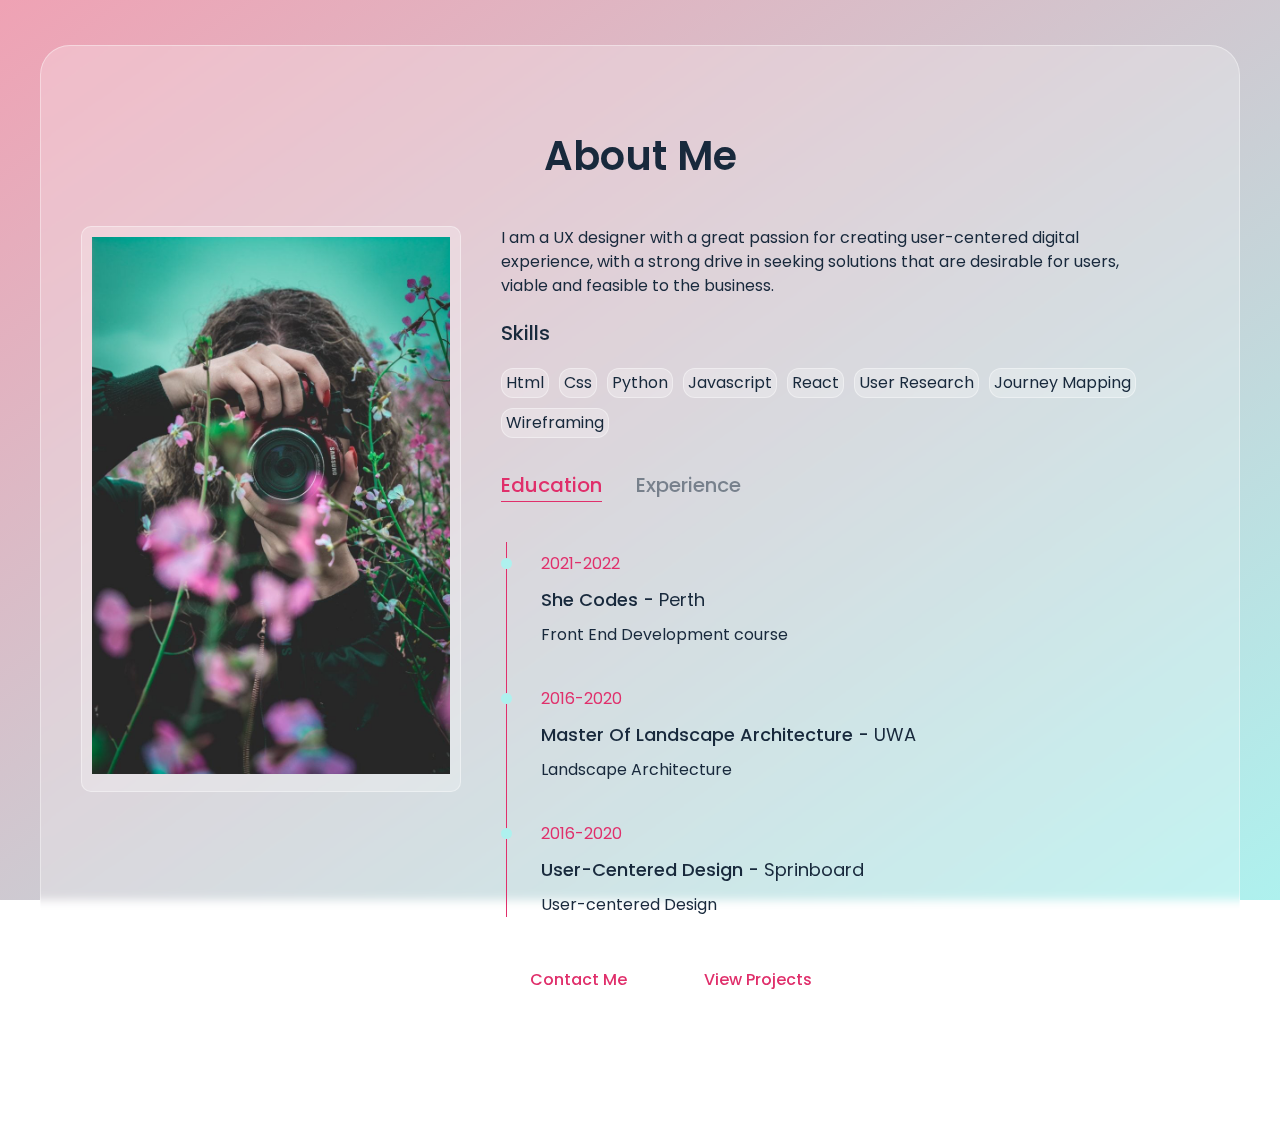
<file: about_me.html>
<!doctype html>

<html lang="en">
    <head>
        <meta charset="utf-8">
        <title>Olivia Website</title>
        <meta name="description" content="Olivia Website">
        <meta name="author" content="Olivia">
        <link rel="stylesheet" href="style.css">
    </head>
    <body>
        <div class="main">
                    <!-- About section start -->
            <section class="about-section sec-padding">
                <div class="container">
                    <div class="row">
                        <div class="section-title">
                            <h2>about me</h2>
                        </div>
                    </div>

                    <div class="row">
                        <div class="about-img">
                            <div class="img-box">
                                <img src="image/taking photos.jpeg" alt="about me">
                            </div>
                        </div>
                        <div class="about-text">
                            <p>I am a UX designer with a great passion for creating user-centered digital experience, with a strong drive in seeking solutions that are desirable for users, viable and feasible to the business. 
                             </p>
                            <h3>skills</h3>
                            <div class="skills">
                                <div class="skill-item">html</div>
                                <div class="skill-item">css</div>
                                <div class="skill-item">python</div>
                                <div class="skill-item">javascript</div>
                                <div class="skill-item">react</div>
                                <div class="skill-item">User research</div>
                                <div class="skill-item">Journey mapping</div>
                                <div class="skill-item">Wireframing</div>
                    
                            </div>
                            
                            <div class="about-tabs">
                                <button type="button" class="tab-item active" data-target="#education">education</button>
                                <button type="button" class="tab-item" data-target="#experience">experience</button>
                            </div>

                            <!-- education start -->
                            <div class="tab-content active" id="education">
                                <div class="timeline">
                                    <div class="timeline-item">
                                        <span class="date">2021-2022</span>
                                        <h4>She Codes - <span>Perth</span></h4>
                                        <p>Front End Development course</p>
                                    </div>
                                    <div class="timeline-item">
                                        <span class="date">2016-2020</span>
                                        <h4>Master of Landscape Architecture - <span>UWA</span></h4>
                                        <p>Landscape Architecture</p>
                                    </div>
                                    <div class="timeline-item">
                                        <span class="date">2016-2020</span>
                                        <h4>User-centered Design - <span>Sprinboard</span></h4>
                                        <p>User-centered Design</p>
                                    </div>
                                </div>
                            </div>

                            <!-- education end -->


                            <!-- Experience start -->


                            <tab class="tab-content" active id="experience">
                                <div class="timeline">
                                    <div class="timeline-item">
                                        <span class="date">2020-Present</span>
                                        <h4>UX Designer - <span>AFG</span></h4>
                                        <p>Design wireframes for new and existing product features</p>
                                    </div>
                                    
                                    <div class="timeline-item">
                                        <span class="date">2019-2020</span>
                                        <h4>UX Researcher & Designer - <span>Isobar</span></h4>
                                        <p>Creating low-fi wireframe and user flow</p>

                                    </div>
                                
                                    <div class="timeline-item">
                                        <span class="date">2017-2019</span>
                                        <h4>Content writer - <span>Lazada</span></h4>
                                        <p>Writing high-engagement content that reflects brand’s
                                            voice</p>
                                    </div>
                                    

                                </div>
                            </tab>
                                
                            <!-- Experience end -->

                            <a href="contact.html" class="btn" target="_blank">Contact me</a>
                            <a href="https://github.com/oliviaosi?tab=repositories" class="btn" target="_blank">View projects</a>


                        </div>
                    </div>

                </div>
            </section>



        </div>
        <script src="script.js"></script>

    </body>
</file>
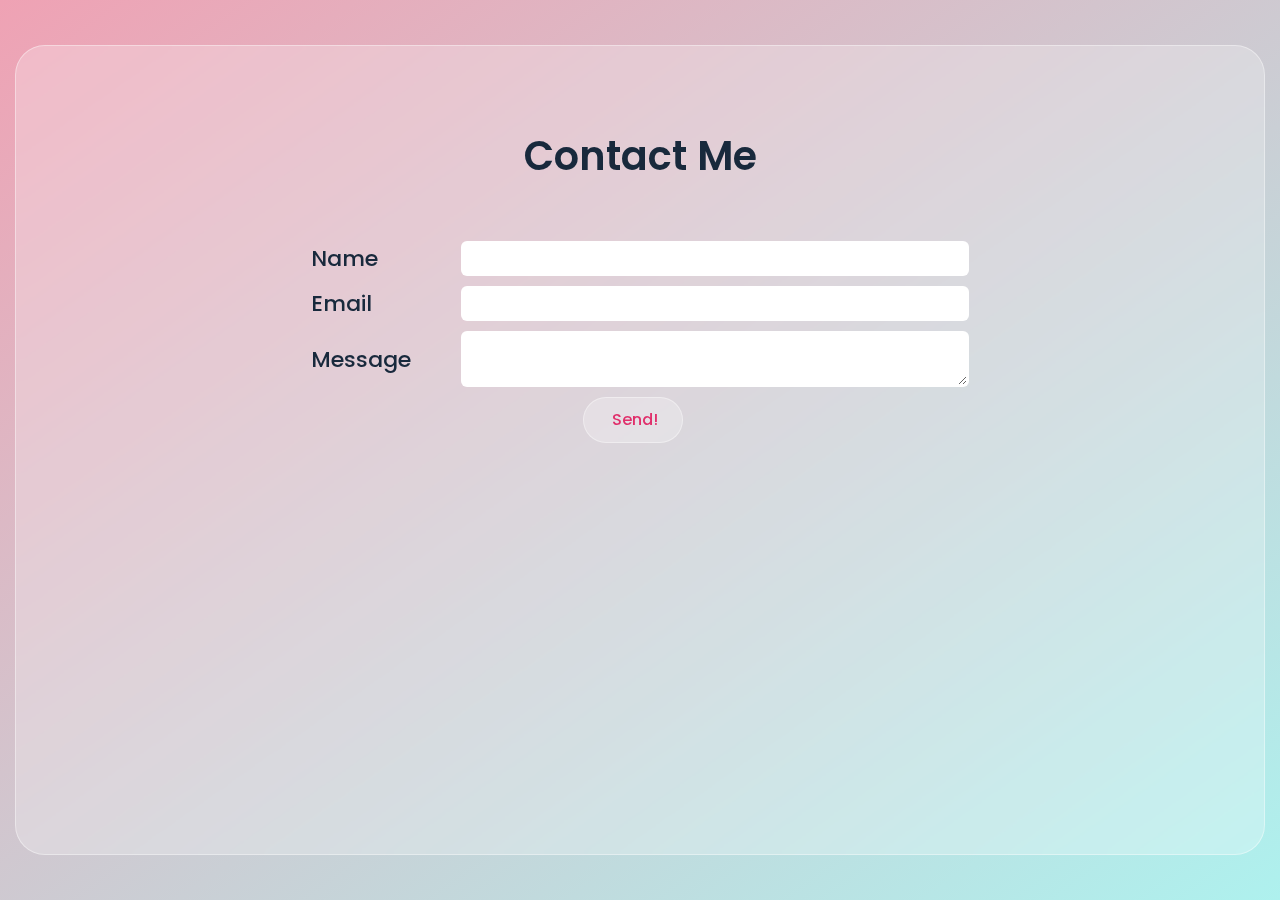
<file: contact.html>
<!doctype html>

<html lang="en">
    <head>
        <meta charset="utf-8">
        <title>Contact me</title>
        <meta name="contact" content="contact">
        <meta name="author" content="Olivia">
        <link rel="stylesheet" href="style.css">
    </head>

    <body>
                <!-- contact section start-->
                <section class="contact-section sec-padding">
                    <div class="container">
                        <div class="row">
                            <div class="section-title">
                                <h2>Contact me</h2>
                                <form action="https://formspree.io/f/xvolzzjj" method="post">
        
                                    <div class="form-item">
                                        <label for="name">Name</label>
                                        <input type="text" id="name" name="name">
                                    </div>
                        
                                    <div class="form-item">
                                        <label for="mail">Email</label>
                                        <input type="email" id="mail" name="email">
                                    </div>
                        
                                    <div class="form-item">
                                        <label for="message">Message</label>
                                        <textarea id="message" name="message"></textarea>
                                    </div>
                        
                                    <div class="form-item">
                                        <button type="submit" class="btn">Send!</button>
                                        
                                    </div>
                                   
                                </form>
                            </div>
                        </div>
                    </div>
                </section>
                <!-- contact section ends-->


    <script src="script.js"></script>
    </body>


</html>
</file>
<file: style.css>
/* fonts */

@import url('https://fonts.googleapis.com/css2?family=Open+Sans:ital,wght@0,300;0,400;0,500;1,300;1,500&family=Poppins:ital,wght@0,300;0,400;0,500;0,600;0,700;1,300;1,400;1,500;1,600&display=swap');

/* Variables */
:root{
    --main-color: #e02f6b;
    --blue:#0000ff;
    --blue-dark:#18293c;
    --orang:#ffa500;
    --pink-light:#efa2b4;
    --cyan-light:#aef1ee;
    --white:#ffffff;
    --white-alpha-40:rgba(255,255,255,0.40);
    --white-alpha-25:rgba(255,255,255,0.25);
    --backdrop-filter-blur:blur(5px);
}

/* global setting */
* {
    box-sizing: border-box;
    padding: 0;
    margin: 0;
    outline: none;
    
  }
  ::before,
  ::after{
    box-sizing: border-box;
  }
  body{
      min-height: 100vh;
      background-image: linear-gradient(to bottom right, var(--pink-light),var(--cyan-light));
      background-attachment: fixed;
      font-size: 16px;
      font-family: 'Poppins', sans-serif;
      color:var(--blue-dark);
      line-height: 1.5;
      overflow-x: hidden;
      -webkit-tap-highlight-color: transparent;
      padding: 5vh 15px;
    }
body::before{
    content: '';
    position: fixed;
    left: 0;
    top: 0;
    height: 100%;
    width: 100%;
    background-color: var(--green-yellow);
    z-index:-1;
    opacity: 0.12;
}
a{
    text-decoration: none;
}
h1,h2{
    font-weight: 600;
}
h3,h4,h5,h6{
    font-weight: 500;
}

section{
    /* display: flex; */
    background-color: var(--white-alpha-25);
    border:1px solid var(--white-alpha-40);
    min-height: 90vh;
    border-radius: 30px;
    backdrop-filter: var(--backdrop-filter-blur);

}
.main{
    max-width: 1200px;
    margin: auto;
}
.container{
    /* background-color: red; */
    
    padding: 0px 40px;
    width: 100%;
}
.row{
    display: flex;
    flex-wrap: wrap;
}
.align-items-center{
    align-items: center;
}

/* .hidden{
    display: none !important;

} */
.sec-padding{
    padding: 80px 0;
}
/* section title */
.section-title{
    padding:0 15px;
    width: 100%;
    text-align: center;
}

.section-title h2{
    font-size: 40px;
    text-transform: capitalize;
    margin-bottom: 40px;
}

/* customer scrollbar */
::-webkit-scrollbar{
    width: 5px;
}
::-webkit-scrollbar-track{
    background-color: var(--white);

}

::-webkit-slider-thumb{
    background-color: var(--main-color);
}

/* buttons */
button{
    font-family: inherit;
    user-select: none;
}
.btn{
    line-height: 1.5;
    background-color: var(--white-alpha-25);
    border: 1px solid var(--white-alpha-40);
    padding: 10px 28px;
    display: inline-block;
    border-radius: 30px;
    color: var(--main-color);
    font-weight: 500;
    text-transform: capitalize;
    font-family: inherit;
    font-size: 16px;
    cursor: pointer;
    user-select: none;
    position: relative;
    overflow: hidden;
    vertical-align: middle;
    transition: color 0.3s ease;

}

.btn::before{
    content: '';
    position: absolute;
    left: 0;
    top: 0;
    height: 100%;
    width: 0%;
    background-color: var(--main-color);
    z-index: -1;
    transition: width 0.3s ease;
}

.btn:hover::before{
    width: 100%;
}
.btn:hover{
    color: var(--white);
}

/* Home section */
.home-section{
    display: flex;
    padding: 120px 0;
}


.home-text{
    /* background-color: blue; */
}
.home-img{
    /* background-color:goldenrod; */
    
}



.home-text,
.home-img{
    width:50%;
    padding: 15px;
}

.home-text p{
    font-size: 18px;
}

.home-text h1{
    font-size: 50px;
    text-transform: capitalize;
}
.home-text h2{
    font-size: px;
    text-transform: capitalize;
    font-weight: 300;
    margin:0 0 30px;
    
}
.home-text .btn{
    margin: 0 15px 15px 0;
}

.home-img .img-box {
    max-width: 360px;
    background-color: var(--white-alpha-25);
    border-radius: 50%;
    border:8px solid var(--white-alpha-25);
    margin:auto;
}

.home-img .img-box img{
    width: 100%;
    border-radius: 50%;
    max-width: 100%;

    
}

/* about section */
.about-img img{
    width: 100%;
    padding: 10px;
    
    
}
.about-text{
    width: 60%;
    padding: 0 10px;
}

.about-img .img-box {
    background-color: var(--white-alpha-25);
    max-width: 380px;
    border:1px solid var(--white-alpha-40);
    margin: auto;
    margin-right: 30px;
    margin-bottom: 30px;
    border-radius: 10px;
}

.about-text h3{
    text-transform: capitalize;
    font-size: 20px;
    margin: 20px 0;
}
.about-text .skills{
    display: flex;
    flex-wrap: wrap;
}

.about-text .skill-item{
    background-color: var(--white-alpha-25);
    border: 1px solid var(--white-alpha-40);
    text-transform: capitalize;
    margin: 0 10px 10px 0;
    padding: 2px 4px;
    border-radius: 12px;
}
.about-tabs{
    margin-top: 20px;
}
.about-tabs .tab-item{
    padding: 2px 0;
    background-color: transparent;
    border:none;
    text-transform: capitalize;
    display: inline-block;
    color: var(--blue-dark);
    font-size: 20px;
    cursor: pointer;
    font-weight: 500;
    margin: 0 30px 0 0;
    position: relative;
    opacity: 0.5;
    transition: all 0.3s ease;
}
.about-tabs .tab-item:last-child{
    margin: 0;
}

.about-tabs .tab-item::before{
    content:'';
    position: absolute;
    left: 0;
    bottom: 0;
    width: 0%;
    height: 1px;
    background-color: var(--blue-dark);
    transition: width 0.3s ease;
}

.about-tabs .tab-item:hover:before{
    width: 100%;

}

.about-tabs .tab-item.active::before{
    width: 100%;
    background-color: var(--main-color);
}

.about-tabs .tab-item.active{
    color: var(--main-color);
    opacity: 1;
    cursor: auto;
}

.about-text .timeline{
    position: relative;
}

.about-text .timeline::before{
    content: '';
    position: absolute;
    height: 100%;
    width: 1px;
    top:0;
    left:5px;
    background-color: var(--main-color);
}

.about-text .tab-content{
    padding: 40px 0;
    display: none;
}
.about-text .tab-content.active{
    display: block;
}
.about-text .timeline-item{
    margin-bottom: 30px;
    position: relative;
    padding: 10px 0 0 40px;
}
.about-text .timeline-item::before{
    content: '';
    position: absolute;
    height: 11px;
    width: 11px;
    background-color: var(--cyan-light);
    left: 0;
    top: 16px;
    border-radius: 50%;
}

.about-text .timeline-item:last-child{
    margin-bottom: 0;
}

.about-text .timeline-item .date{
    display: block;
    color:var(--main-color);
    font-weight: 400;
    margin:0 0 10px;
}
.about-text .timeline-item h4{
    font-size: 18px;
    text-transform: capitalize;
    margin: 0 0 10px;
}
.about-text .timeline-item h4 span{
    font-weight: 400;
}
.about-text .btn{
    margin: 0 15px 15px 0;
}

/* body {
    background-color: #475F94;
    color: #fff;
    font-family: "Gill Sans", sans-serif;
} */

header {
    border-bottom: 2px solid #FDDC5C;
    text-align: center;
}

form {
    margin: 50px auto;
    width: 90%;
}

.form-item {
    display: flex;
    justify-content: center;
    align-items: center;
    padding: 5px;
}

.form-item input,
.form-item textarea {
    flex-basis: 50%;
    border: 2px solid #FDDC5C;
}

.form-item label {
    display: flex; 
    float: left;
    flex-basis: 150px;
    font-size: 22px;
    font-weight: 500;
    
}



.form-item input:hover,
.form-item textarea:hover {
    border: 2px solid #FA4224;
}

.form-item input,
.form-item textarea {
    border: 2px solid var(--white-alpha-25);
    background-color: #FFF;
    padding: 5px;
    font-size: 18px;
    border-radius: 6px;
}

/* .form-item button:hover {
    border: 2px solid var(--main-color);
    background-color: var(--main-color);
    color: #FFF;
} */

/* .form-item button {
    width: 100px;
} */ 

.form-item .btn{
    width:100px;
    margin: 0 15px 15px 0;
}


footer{
    position: absolute;
    bottom: 0;
    left: 0;
    right: 0;
    background: #111;
    height: auto;
    width: 100vw;
    padding-top: 40px;
    color: #fff;
}

.fa:hover {
    opacity: 0.9;
}

.fa-linkedin {
    background: #007bb5;
    color: white;
}

.fa-github {
    background: #4B0082;
    color: white;
}

.fa-reddit {
    background: #ff5700;
    color: white;
}

.fa {
    padding: 8px;
    font-size: 30px;
    width: 45px;
    text-decoration: none;
    margin: 8px 8px;
    border-radius: 30px;
}
</file>
